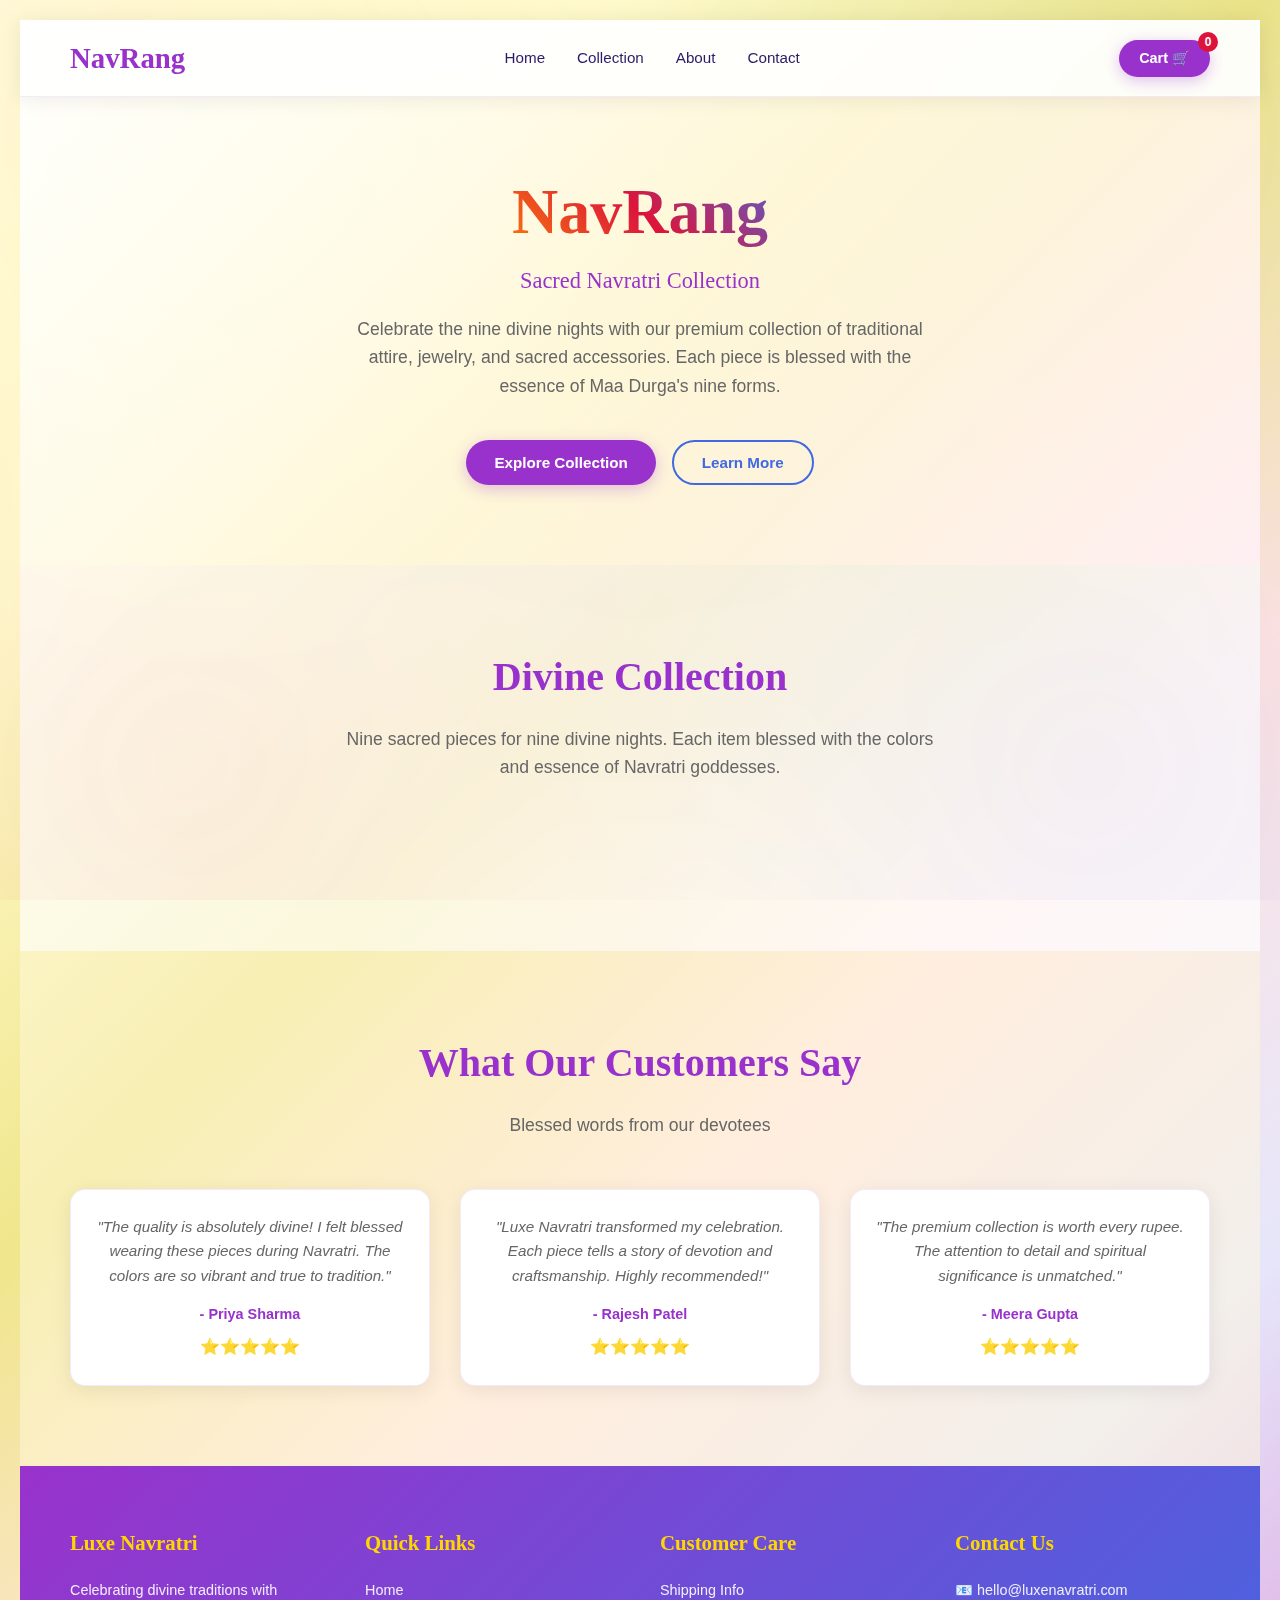
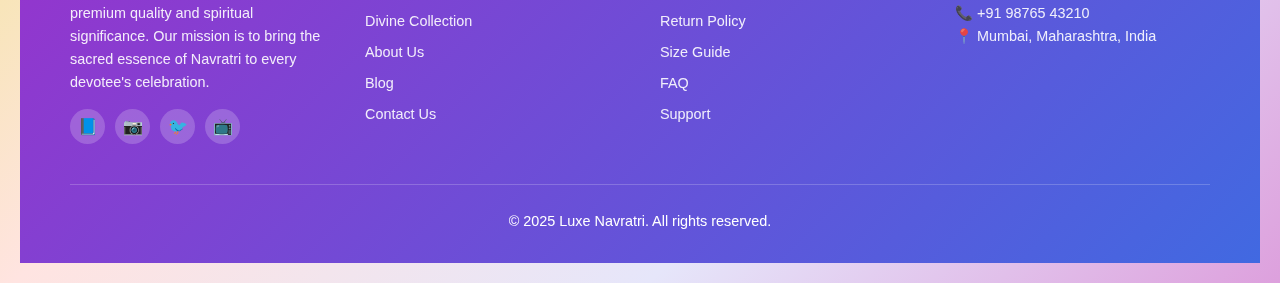
<file: dashboard.html>
<!DOCTYPE html>
<html lang="en">
<head>
    <meta charset="UTF-8">
    <meta name="viewport" content="width=device-width, initial-scale=1.0">
    <title>LUXE NAVRATRI - Divine Premium Collection</title>
    <link rel="stylesheet" href="style.css">
</head>
<body>

    <script src="script.js"></script>

    <!-- Divine Animated Background -->
    <div class="divine-bg"></div>

    <!-- Header -->
    <header>
        <div class="container">
            <nav>
                <a href="#home" class="logo">NavRang</a>
                <ul class="nav-links">
                    <li><a href="#home">Home</a></li>
                    <li><a href="#products">Collection</a></li>
                    <li><a href="#about">About</a></li>
                    <li><a href="#contact">Contact</a></li>
                </ul>
                <button class="cart-icon" onclick="toggleCart()">
                    Cart 🛒
                    <span class="cart-count">0</span>
                </button>
            </nav>
        </div>
    </header>

    <!-- Hero Section -->
    <section class="hero" id="home">
        <div class="container">
            <div class="hero-content">
                <h1>NavRang</h1>
                <h2 class="hero-subtitle">Sacred Navratri Collection</h2>
                <p>Celebrate the nine divine nights with our premium collection of traditional attire, jewelry, and sacred accessories. Each piece is blessed with the essence of Maa Durga's nine forms.</p>
                <div class="cta-group">
                    <button class="cta-primary" onclick="scrollToProducts()">Explore Collection</button>
                    <button class="cta-secondary">Learn More</button>
                </div>
            </div>
        </div>
    </section>

    <!-- Products Section -->
    <section class="products-section" id="products">
        <div class="container">
            <div class="section-header">
                <h2 class="section-title">Divine Collection</h2>
                <p class="section-description">Nine sacred pieces for nine divine nights. Each item blessed with the colors and essence of Navratri goddesses.</p>
            </div>
            
            <div class="products-grid" id="productsGrid">
                <!-- Products will be dynamically generated -->
            </div>
        </div>
    </section>

    <!-- Testimonials Section -->
    <section class="testimonials-section">
        <div class="container">
            <div class="section-header">
                <h2 class="section-title">What Our Customers Say</h2>
                <p class="section-description">Blessed words from our devotees</p>
            </div>
            
            <div class="testimonials-grid">
                <div class="testimonial-card">
                    <p class="testimonial-text">"The quality is absolutely divine! I felt blessed wearing these pieces during Navratri. The colors are so vibrant and true to tradition."</p>
                    <p class="testimonial-author">- Priya Sharma</p>
                    <div class="testimonial-rating">⭐⭐⭐⭐⭐</div>
                </div>
                
                <div class="testimonial-card">
                    <p class="testimonial-text">"Luxe Navratri transformed my celebration. Each piece tells a story of devotion and craftsmanship. Highly recommended!"</p>
                    <p class="testimonial-author">- Rajesh Patel</p>
                    <div class="testimonial-rating">⭐⭐⭐⭐⭐</div>
                </div>
                
                <div class="testimonial-card">
                    <p class="testimonial-text">"The premium collection is worth every rupee. The attention to detail and spiritual significance is unmatched."</p>
                    <p class="testimonial-author">- Meera Gupta</p>
                    <div class="testimonial-rating">⭐⭐⭐⭐⭐</div>
                </div>
            </div>
        </div>
    </section>

    <!-- Cart Modal -->
    <div class="cart-modal" id="cartModal">
        <div class="cart-content">
            <div class="cart-header">
                <h2 class="cart-title">Shopping Cart</h2>
                <button class="close-cart" onclick="toggleCart()">×</button>
            </div>
            <div class="cart-items" id="cartItems">
                <!-- Cart items will be dynamically generated -->
            </div>
            <div class="cart-total">
                <div class="total-amount" id="totalAmount">₹0</div>
                <button class="checkout-btn" onclick="checkout()">Proceed to Checkout</button>
            </div>
        </div>
    </div>

    <!-- Footer -->
    <footer>
        <div class="container">
            <div class="footer-content">
                <div class="footer-section">
                    <h3>Luxe Navratri</h3>
                    <p>Celebrating divine traditions with premium quality and spiritual significance. Our mission is to bring the sacred essence of Navratri to every devotee's celebration.</p>
                    <div class="social-links">
                        <a href="#" class="social-link">📘</a>
                        <a href="#" class="social-link">📷</a>
                        <a href="#" class="social-link">🐦</a>
                        <a href="#" class="social-link">📺</a>
                    </div>
                </div>
                
                <div class="footer-section">
                    <h3>Quick Links</h3>
                    <ul>
                        <li>Home</li>
                        <li>Divine Collection</li>
                        <li>About Us</li>
                        <li>Blog</li>
                        <li>Contact Us</li>
                    </ul>
                </div>
                
                <div class="footer-section">
                    <h3>Customer Care</h3>
                    <ul>
                        <li>Shipping Info</li>
                        <li>Return Policy</li>
                        <li>Size Guide</li>
                        <li>FAQ</li>
                        <li>Support</li>
                    </ul>
                </div>
                
                <div class="footer-section">
                    <h3>Contact Us</h3>
                    <p>📧 hello@luxenavratri.com</p>
                    <p>📞 +91 98765 43210</p>
                    <p>📍 Mumbai, Maharashtra, India</p>
                </div>
            </div>
            
            <div class="footer-bottom">
                <p>&copy; 2025 Luxe Navratri. All rights reserved.</p>
            </div>
        </div>
    </footer>




</body>
</html>
</file>
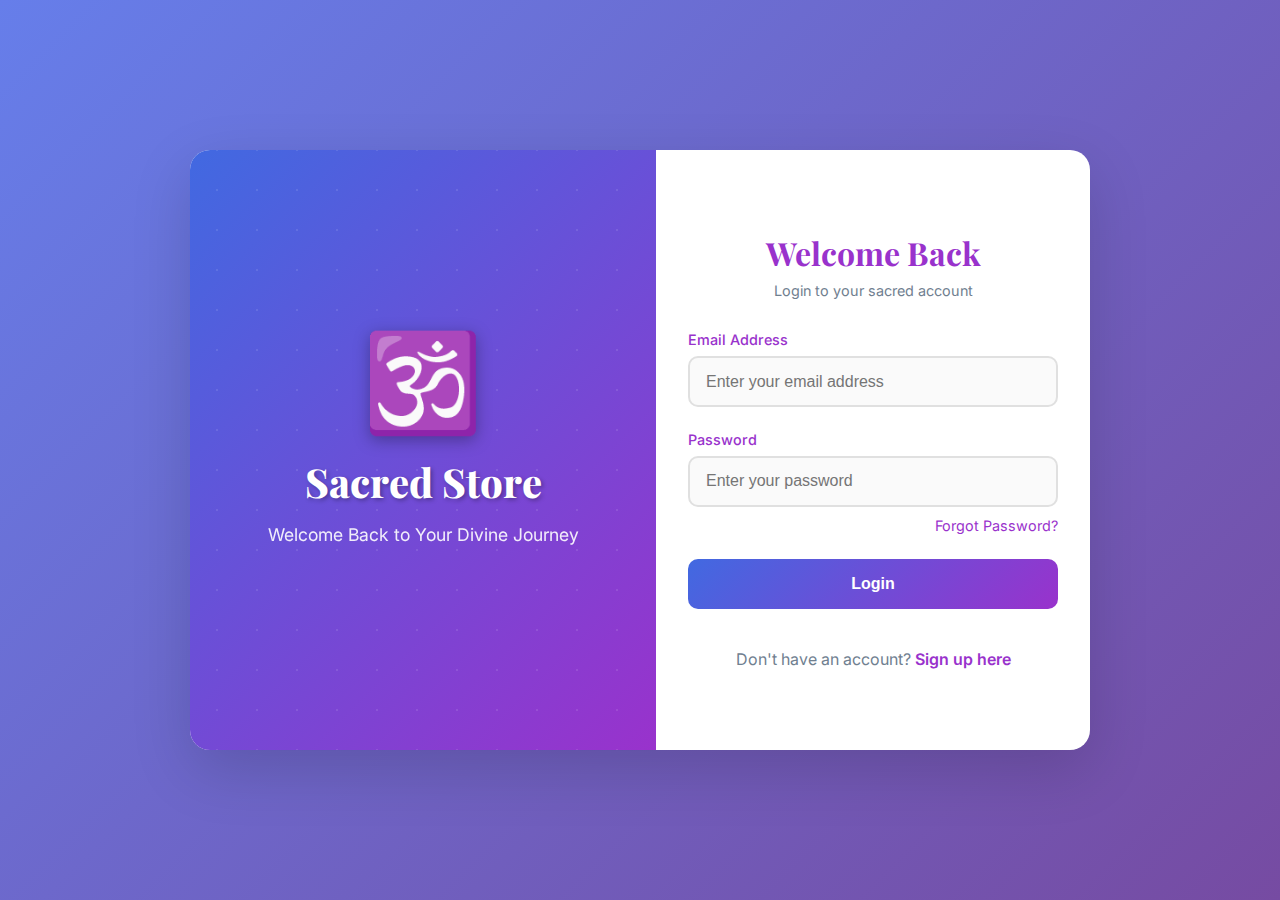
<file: login.html>
<!DOCTYPE html>
<html lang="en">
<head>
    <meta charset="UTF-8">
    <meta name="viewport" content="width=device-width, initial-scale=1.0">
    <title>NavRang | Login</title>
    <style>
        @import url('https://fonts.googleapis.com/css2?family=Inter:wght@300;400;500;600;700;800&family=Playfair+Display:wght@400;500;600;700;800;900&display=swap');

        :root {
            --day1-yellow: #FFD700;
            --day2-green: #228B22;
            --day3-grey: #708090;
            --day4-orange: #FF8C00;
            --day5-white: #FFFFFF;
            --day6-red: #DC143C;
            --day7-blue: #4169E1;
            --day8-pink: #FF69B4;
            --day9-purple: #9932CC;
        }

        * {
            margin: 0;
            padding: 0;
            box-sizing: border-box;
        }

        body {
            font-family: 'Inter', sans-serif;
            background: linear-gradient(135deg, #667eea 0%, #764ba2 100%);
            min-height: 100vh;
            display: flex;
            align-items: center;
            justify-content: center;
            color: #2D1B69;
        }

        .auth-container {
            background: white;
            border-radius: 20px;
            box-shadow: 0 20px 60px rgba(0, 0, 0, 0.15);
            overflow: hidden;
            width: 100%;
            max-width: 900px;
            min-height: 600px;
            display: flex;
            animation: slideIn 0.6s ease-out;
        }

        @keyframes slideIn {
            from {
                opacity: 0;
                transform: translateY(30px);
            }
            to {
                opacity: 1;
                transform: translateY(0);
            }
        }

        .auth-left {
            flex: 1;
            background: linear-gradient(135deg, var(--day7-blue), var(--day9-purple));
            padding: 3rem;
            display: flex;
            flex-direction: column;
            justify-content: center;
            align-items: center;
            text-align: center;
            color: white;
            position: relative;
            overflow: hidden;
        }

        .auth-left::before {
            content: '';
            position: absolute;
            top: -50%;
            left: -50%;
            width: 200%;
            height: 200%;
            background: radial-gradient(circle, rgba(255,255,255,0.1) 1px, transparent 1px);
            background-size: 40px 40px;
            animation: float 25s linear infinite;
        }

        @keyframes float {
            0% { transform: rotate(0deg); }
            100% { transform: rotate(360deg); }
        }

        .sacred-logo {
            font-family: 'Playfair Display', serif;
            font-size: 2.5rem;
            font-weight: 800;
            margin-bottom: 1rem;
            position: relative;
            z-index: 1;
            text-shadow: 2px 2px 4px rgba(0,0,0,0.3);
        }

        .sacred-tagline {
            font-size: 1.1rem;
            opacity: 0.9;
            margin-bottom: 2rem;
            position: relative;
            z-index: 1;
        }

        .auth-illustration {
            font-size: 6rem;
            margin-bottom: 1rem;
            position: relative;
            z-index: 1;
            filter: drop-shadow(0 4px 8px rgba(0,0,0,0.3));
        }

        .auth-right {
            flex: 1;
            padding: 2rem;
            display: flex;
            flex-direction: column;
            justify-content: center;
        }

        .auth-form {
            width: 100%;
            max-width: 400px;
            margin: 0 auto;
        }

        .form-header {
            text-align: center;
            margin-bottom: 2rem;
        }

        .form-title {
            font-family: 'Playfair Display', serif;
            font-size: 2rem;
            font-weight: 700;
            color: var(--day9-purple);
            margin-bottom: 0.5rem;
        }

        .form-subtitle {
            color: var(--day3-grey);
            font-size: 0.9rem;
        }

        .form-group {
            margin-bottom: 1.5rem;
        }

        .form-label {
            display: block;
            margin-bottom: 0.5rem;
            font-weight: 500;
            color: var(--day9-purple);
            font-size: 0.9rem;
        }

        .form-input {
            width: 100%;
            padding: 0.9rem 1rem;
            border: 2px solid #e0e0e0;
            border-radius: 10px;
            font-size: 1rem;
            transition: all 0.3s ease;
            background: #fafafa;
        }

        .form-input:focus {
            outline: none;
            border-color: var(--day9-purple);
            background: white;
            box-shadow: 0 0 0 3px rgba(153, 50, 204, 0.1);
            transform: translateY(-1px);
        }

        .form-input.error {
            border-color: var(--day6-red);
            background: #fff5f5;
            animation: shake 0.5s;
        }

        @keyframes shake {
            0%, 100% { transform: translateX(0); }
            25% { transform: translateX(-5px); }
            75% { transform: translateX(5px); }
        }

        .error-message {
            color: var(--day6-red);
            font-size: 0.8rem;
            margin-top: 0.3rem;
            display: none;
        }

        .form-input.error + .error-message {
            display: block;
        }

        .forgot-password {
            text-align: right;
            margin-top: 0.5rem;
        }

        .forgot-password a {
            color: var(--day9-purple);
            text-decoration: none;
            font-size: 0.9rem;
            transition: color 0.3s ease;
        }

        .forgot-password a:hover {
            color: var(--day6-red);
        }

        .auth-button {
            width: 100%;
            padding: 1rem;
            background: linear-gradient(135deg, var(--day7-blue), var(--day9-purple));
            color: white;
            border: none;
            border-radius: 10px;
            font-size: 1rem;
            font-weight: 600;
            cursor: pointer;
            transition: all 0.3s ease;
            margin-bottom: 1rem;
            position: relative;
            overflow: hidden;
        }

        .auth-button:hover:not(:disabled) {
            background: linear-gradient(135deg, var(--day4-orange), var(--day6-red));
            transform: translateY(-2px);
            box-shadow: 0 10px 25px rgba(153, 50, 204, 0.3);
        }

        .auth-button:disabled {
            background: #ccc;
            cursor: not-allowed;
            transform: none;
            box-shadow: none;
        }

        .auth-toggle {
            text-align: center;
            margin-top: 1.5rem;
            color: var(--day3-grey);
        }

        .auth-toggle a {
            color: var(--day9-purple);
            text-decoration: none;
            font-weight: 600;
            transition: color 0.3s ease;
        }

        .auth-toggle a:hover {
            color: var(--day6-red);
        }

        .loading {
            display: none;
            text-align: center;
            color: var(--day9-purple);
            margin-top: 1rem;
        }

        .loading.active {
            display: block;
        }

        .spinner {
            width: 20px;
            height: 20px;
            border: 2px solid #e0e0e0;
            border-top: 2px solid var(--day9-purple);
            border-radius: 50%;
            animation: spin 1s linear infinite;
            display: inline-block;
            margin-right: 0.5rem;
        }

        @keyframes spin {
            0% { transform: rotate(0deg); }
            100% { transform: rotate(360deg); }
        }

        .success-message {
            background: linear-gradient(135deg, #d4edda, #c3e6cb);
            color: var(--day2-green);
            padding: 1rem;
            border-radius: 10px;
            margin-bottom: 1rem;
            font-size: 0.9rem;
            border: 1px solid var(--day2-green);
            display: none;
        }

        .success-message.active {
            display: block;
            animation: fadeIn 0.5s ease;
        }

        @keyframes fadeIn {
            from { opacity: 0; transform: translateY(10px); }
            to { opacity: 1; transform: translateY(0); }
        }

        .error-alert {
            background: linear-gradient(135deg, #f8d7da, #f5c6cb);
            color: var(--day6-red);
            padding: 1rem;
            border-radius: 10px;
            margin-bottom: 1rem;
            font-size: 0.9rem;
            border: 1px solid var(--day6-red);
            display: none;
        }

        .error-alert.active {
            display: block;
            animation: fadeIn 0.5s ease;
        }

        @media (max-width: 768px) {
            .auth-container {
                flex-direction: column;
                max-width: 400px;
                margin: 1rem;
            }

            .auth-left {
                padding: 2rem;
                min-height: 200px;
            }

            .sacred-logo {
                font-size: 2rem;
            }

            .auth-illustration {
                font-size: 4rem;
            }

            .auth-right {
                padding: 1.5rem;
            }
        }
    </style>
</head>
<body>
    <div class="auth-container">
        <div class="auth-left">
            <div class="auth-illustration">🕉️</div>
            <h1 class="sacred-logo">Sacred Store</h1>
            <p class="sacred-tagline">Welcome Back to Your Divine Journey</p>
        </div>

        <div class="auth-right">
            <div class="auth-form">
                <div class="form-header">
                    <h2 class="form-title">Welcome Back</h2>
                    <p class="form-subtitle">Login to your sacred account</p>
                </div>

                <div class="success-message" id="successMessage">
                    Login successful! Redirecting to dashboard...
                </div>

                <div class="error-alert" id="errorAlert">
                    Invalid credentials. Please try again.
                </div>

                <form id="loginForm">
                    <div class="form-group">
                        <label class="form-label" for="email">Email Address</label>
                        <input type="email" id="email" class="form-input" placeholder="Enter your email address" required>
                        <div class="error-message">Please enter a valid email address</div>
                    </div>

                    <div class="form-group">
                        <label class="form-label" for="password">Password</label>
                        <input type="password" id="password" class="form-input" placeholder="Enter your password" required>
                        <div class="error-message">Please enter your password</div>
                        <div class="forgot-password">
                            <a href="forgot-password.html">Forgot Password?</a>
                        </div>
                    </div>

                    <button type="submit" class="auth-button" id="loginBtn">Login</button>
                </form>

                <div class="loading" id="loading">
                    <div class="spinner"></div>
                    Authenticating...
                </div>

                <div class="auth-toggle">
                    Don't have an account? <a href="signup.html">Sign up here</a>
                </div>
            </div>
        </div>
    </div>

    <script>
        // Form validation
        function validateForm() {
            const email = document.getElementById('email').value.trim();
            const password = document.getElementById('password').value.trim();
            
            let isValid = true;
            
            // Reset previous errors
            document.querySelectorAll('.form-input').forEach(input => {
                input.classList.remove('error');
            });
            
            // Hide previous alerts
            document.getElementById('errorAlert').classList.remove('active');
            
            // Email validation
            const emailRegex = /^[^\s@]+@[^\s@]+\.[^\s@]+$/;
            if (!emailRegex.test(email)) {
                document.getElementById('email').classList.add('error');
                isValid = false;
            }
            
            // Password validation
            if (!password || password.length < 1) {
                document.getElementById('password').classList.add('error');
                isValid = false;
            }
            
            return isValid;
        }

        // Login user
        async function loginUser(email, password) {
            try {
                const response = await fetch('/api/login', {
                    method: 'POST',
                    headers: {
                        'Content-Type': 'application/json',
                    },
                    body: JSON.stringify({ email, password })
                });
                
                const data = await response.json();
                
                if (response.ok) {
                    return { success: true, user: data.user, token: data.token };
                } else {
                    return { success: false, message: data.message || 'Login failed' };
                }
            } catch (error) {
                console.error('Error during login:', error);
                return { success: false, message: 'Network error. Please try again.' };
            }
        }

        // Show loading state
        function showLoading(show) {
            document.getElementById('loading').classList.toggle('active', show);
            document.getElementById('loginBtn').disabled = show;
        }

        // Show error alert
        function showError(message) {
            document.getElementById('errorAlert').textContent = message;
            document.getElementById('errorAlert').classList.add('active');
            setTimeout(() => {
                document.getElementById('errorAlert').classList.remove('active');
            }, 5000);
        }

        // Login form submission
        document.getElementById('loginForm').addEventListener('submit', async function(e) {
            e.preventDefault();
            
            if (!validateForm()) {
                return;
            }
            
            showLoading(true);
            
            const email = document.getElementById('email').value.trim();
            const password = document.getElementById('password').value.trim();
            
            const result = await loginUser(email, password);
            showLoading(false);
            
            if (result.success) {
                // Login successful
                document.getElementById('successMessage').classList.add('active');
                document.getElementById('loginForm').style.display = 'none';
                
                // Store user session
                localStorage.setItem('userLoggedIn', 'true');
                localStorage.setItem('userEmail', email);
                if (result.user) {
                    localStorage.setItem('userName', result.user.name || '');
                    localStorage.setItem('userPhone', result.user.phone || '');
                }
                if (result.token) {
                    localStorage.setItem('authToken', result.token);
                }
                
                // Redirect to dashboard
                setTimeout(() => {
                    window.location.href = 'dashboard.html';
                }, 2000);
            } else {
                // Login failed
                showError(result.message);
            }
        });

        // Auto-fill form if user data exists (for demo purposes)
        document.addEventListener('DOMContentLoaded', function() {
            const savedEmail = localStorage.getItem('userEmail');
            if (savedEmail) {
                document.getElementById('email').value = savedEmail;
            }
        });
    </script>
</body>
</html>
</file>
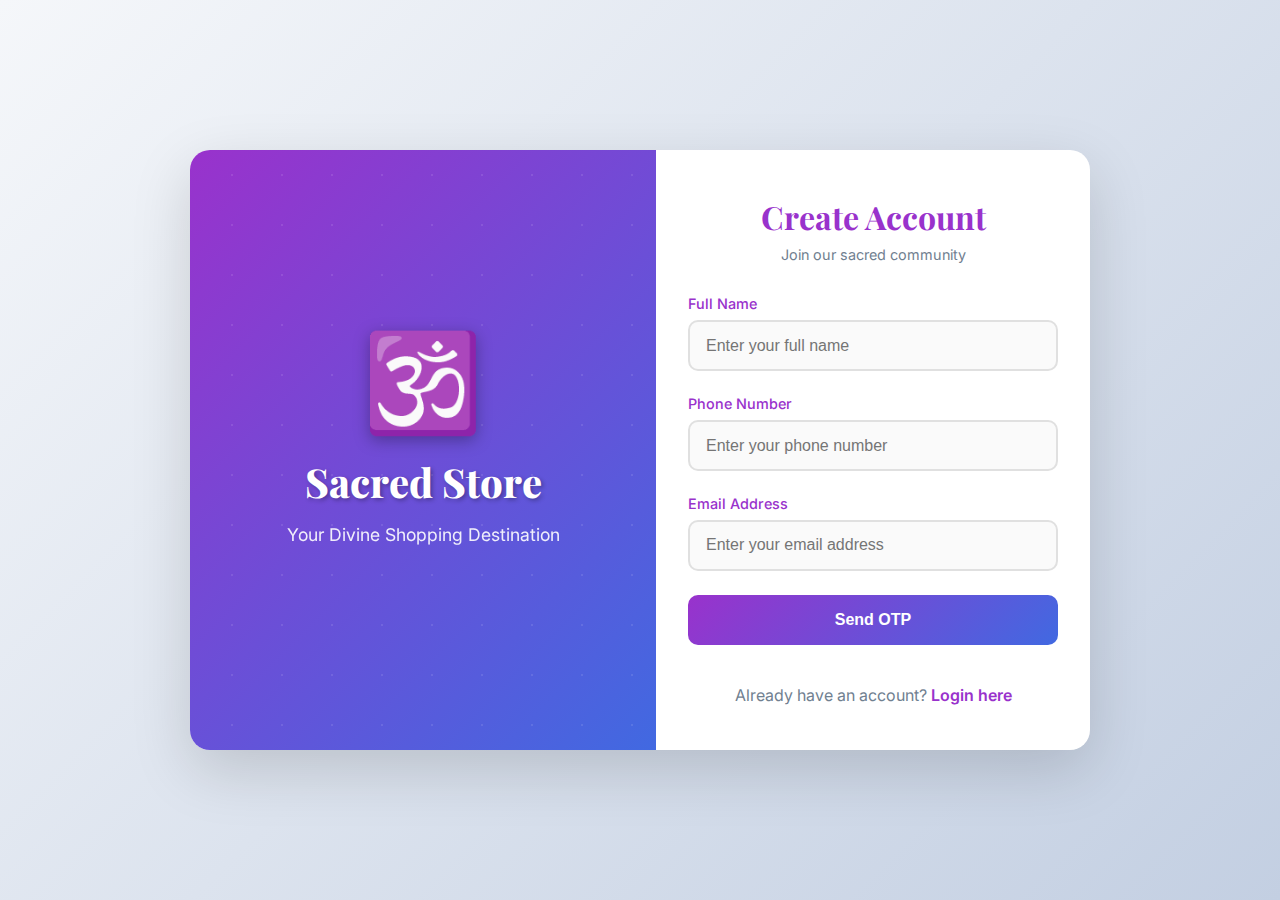
<file: signup.html>
<!DOCTYPE html>
<html lang="en">
<head>
    <meta charset="UTF-8">
    <meta name="viewport" content="width=device-width, initial-scale=1.0">
    <title>Sacred Store - Sign Up</title>
    <style>
        @import url('https://fonts.googleapis.com/css2?family=Inter:wght@300;400;500;600;700;800&family=Playfair+Display:wght@400;500;600;700;800;900&display=swap');

        :root {
            --day1-yellow: #FFD700;
            --day2-green: #228B22;
            --day3-grey: #708090;
            --day4-orange: #FF8C00;
            --day5-white: #FFFFFF;
            --day6-red: #DC143C;
            --day7-blue: #4169E1;
            --day8-pink: #FF69B4;
            --day9-purple: #9932CC;
        }

        * {
            margin: 0;
            padding: 0;
            box-sizing: border-box;
        }

        body {
            font-family: 'Inter', sans-serif;
            background: linear-gradient(135deg, #f5f7fa 0%, #c3cfe2 100%);
            min-height: 100vh;
            display: flex;
            align-items: center;
            justify-content: center;
            color: #2D1B69;
        }

        .auth-container {
            background: white;
            border-radius: 20px;
            box-shadow: 0 20px 60px rgba(0, 0, 0, 0.15);
            overflow: hidden;
            width: 100%;
            max-width: 900px;
            min-height: 600px;
            display: flex;
            animation: slideIn 0.6s ease-out;
        }

        @keyframes slideIn {
            from {
                opacity: 0;
                transform: translateY(30px);
            }
            to {
                opacity: 1;
                transform: translateY(0);
            }
        }

        .auth-left {
            flex: 1;
            background: linear-gradient(135deg, var(--day9-purple), var(--day7-blue));
            padding: 3rem;
            display: flex;
            flex-direction: column;
            justify-content: center;
            align-items: center;
            text-align: center;
            color: white;
            position: relative;
            overflow: hidden;
        }

        .auth-left::before {
            content: '';
            position: absolute;
            top: -50%;
            left: -50%;
            width: 200%;
            height: 200%;
            background: radial-gradient(circle, rgba(255,255,255,0.1) 1px, transparent 1px);
            background-size: 50px 50px;
            animation: float 20s linear infinite;
        }

        @keyframes float {
            0% { transform: rotate(0deg); }
            100% { transform: rotate(360deg); }
        }

        .sacred-logo {
            font-family: 'Playfair Display', serif;
            font-size: 2.5rem;
            font-weight: 800;
            margin-bottom: 1rem;
            position: relative;
            z-index: 1;
            text-shadow: 2px 2px 4px rgba(0,0,0,0.3);
        }

        .sacred-tagline {
            font-size: 1.1rem;
            opacity: 0.9;
            margin-bottom: 2rem;
            position: relative;
            z-index: 1;
        }

        .auth-illustration {
            font-size: 6rem;
            margin-bottom: 1rem;
            position: relative;
            z-index: 1;
            filter: drop-shadow(0 4px 8px rgba(0,0,0,0.3));
        }

        .auth-right {
            flex: 1;
            padding: 2rem;
            display: flex;
            flex-direction: column;
            justify-content: center;
        }

        .auth-form {
            width: 100%;
            max-width: 400px;
            margin: 0 auto;
        }

        .form-header {
            text-align: center;
            margin-bottom: 2rem;
        }

        .form-title {
            font-family: 'Playfair Display', serif;
            font-size: 2rem;
            font-weight: 700;
            color: var(--day9-purple);
            margin-bottom: 0.5rem;
        }

        .form-subtitle {
            color: var(--day3-grey);
            font-size: 0.9rem;
        }

        .form-group {
            margin-bottom: 1.5rem;
        }

        .form-label {
            display: block;
            margin-bottom: 0.5rem;
            font-weight: 500;
            color: var(--day9-purple);
            font-size: 0.9rem;
        }

        .form-input {
            width: 100%;
            padding: 0.9rem 1rem;
            border: 2px solid #e0e0e0;
            border-radius: 10px;
            font-size: 1rem;
            transition: all 0.3s ease;
            background: #fafafa;
        }

        .form-input:focus {
            outline: none;
            border-color: var(--day9-purple);
            background: white;
            box-shadow: 0 0 0 3px rgba(153, 50, 204, 0.1);
            transform: translateY(-1px);
        }

        .form-input.error {
            border-color: var(--day6-red);
            background: #fff5f5;
            animation: shake 0.5s;
        }

        @keyframes shake {
            0%, 100% { transform: translateX(0); }
            25% { transform: translateX(-5px); }
            75% { transform: translateX(5px); }
        }

        .error-message {
            color: var(--day6-red);
            font-size: 0.8rem;
            margin-top: 0.3rem;
            display: none;
        }

        .form-input.error + .error-message {
            display: block;
        }

        .otp-container {
            display: none;
            text-align: center;
            margin-bottom: 1.5rem;
        }

        .otp-container.active {
            display: block;
            animation: fadeIn 0.5s ease;
        }

        @keyframes fadeIn {
            from { opacity: 0; transform: translateY(10px); }
            to { opacity: 1; transform: translateY(0); }
        }

        .otp-message {
            background: linear-gradient(135deg, #e8f5e8, #d4edda);
            color: var(--day2-green);
            padding: 1rem;
            border-radius: 10px;
            margin-bottom: 1rem;
            font-size: 0.9rem;
            border: 1px solid var(--day2-green);
        }

        .otp-inputs {
            display: flex;
            gap: 0.5rem;
            justify-content: center;
            margin-bottom: 1rem;
        }

        .otp-input {
            width: 50px;
            height: 50px;
            text-align: center;
            border: 2px solid #e0e0e0;
            border-radius: 10px;
            font-size: 1.2rem;
            font-weight: 600;
            transition: all 0.3s ease;
            background: #fafafa;
        }

        .otp-input:focus {
            outline: none;
            border-color: var(--day9-purple);
            box-shadow: 0 0 0 3px rgba(153, 50, 204, 0.1);
            transform: scale(1.05);
            background: white;
        }

        .resend-otp {
            color: var(--day9-purple);
            text-decoration: none;
            font-size: 0.9rem;
            cursor: pointer;
            transition: all 0.3s ease;
            display: inline-block;
            padding: 0.5rem 1rem;
            border-radius: 20px;
        }

        .resend-otp:hover {
            color: var(--day6-red);
            background: rgba(153, 50, 204, 0.1);
        }

        .auth-button {
            width: 100%;
            padding: 1rem;
            background: linear-gradient(135deg, var(--day9-purple), var(--day7-blue));
            color: white;
            border: none;
            border-radius: 10px;
            font-size: 1rem;
            font-weight: 600;
            cursor: pointer;
            transition: all 0.3s ease;
            margin-bottom: 1rem;
            position: relative;
            overflow: hidden;
        }

        .auth-button:hover:not(:disabled) {
            background: linear-gradient(135deg, var(--day6-red), var(--day4-orange));
            transform: translateY(-2px);
            box-shadow: 0 10px 25px rgba(153, 50, 204, 0.3);
        }

        .auth-button:disabled {
            background: #ccc;
            cursor: not-allowed;
            transform: none;
            box-shadow: none;
        }

        .auth-toggle {
            text-align: center;
            margin-top: 1.5rem;
            color: var(--day3-grey);
        }

        .auth-toggle a {
            color: var(--day9-purple);
            text-decoration: none;
            font-weight: 600;
            transition: color 0.3s ease;
        }

        .auth-toggle a:hover {
            color: var(--day6-red);
        }

        .loading {
            display: none;
            text-align: center;
            color: var(--day9-purple);
            margin-top: 1rem;
        }

        .loading.active {
            display: block;
        }

        .spinner {
            width: 20px;
            height: 20px;
            border: 2px solid #e0e0e0;
            border-top: 2px solid var(--day9-purple);
            border-radius: 50%;
            animation: spin 1s linear infinite;
            display: inline-block;
            margin-right: 0.5rem;
        }

        @keyframes spin {
            0% { transform: rotate(0deg); }
            100% { transform: rotate(360deg); }
        }

        .success-message {
            background: linear-gradient(135deg, #d4edda, #c3e6cb);
            color: var(--day2-green);
            padding: 1rem;
            border-radius: 10px;
            margin-bottom: 1rem;
            font-size: 0.9rem;
            border: 1px solid var(--day2-green);
            display: none;
        }

        .success-message.active {
            display: block;
            animation: fadeIn 0.5s ease;
        }

        @media (max-width: 768px) {
            .auth-container {
                flex-direction: column;
                max-width: 400px;
                margin: 1rem;
            }

            .auth-left {
                padding: 2rem;
                min-height: 200px;
            }

            .sacred-logo {
                font-size: 2rem;
            }

            .auth-illustration {
                font-size: 4rem;
            }

            .auth-right {
                padding: 1.5rem;
            }
        }
    </style>
</head>
<body>
    <div class="auth-container">
        <div class="auth-left">
            <div class="auth-illustration">🕉️</div>
            <h1 class="sacred-logo">Sacred Store</h1>
            <p class="sacred-tagline">Your Divine Shopping Destination</p>
        </div>

        <div class="auth-right">
            <div class="auth-form">
                <div class="form-header">
                    <h2 class="form-title">Create Account</h2>
                    <p class="form-subtitle">Join our sacred community</p>
                </div>

                <div class="success-message" id="successMessage">
                    Account created successfully! Redirecting to dashboard...
                </div>

                <form id="signupForm">
                    <div class="form-group">
                        <label class="form-label" for="name">Full Name</label>
                        <input type="text" id="name" class="form-input" placeholder="Enter your full name" required>
                        <div class="error-message">Please enter your full name</div>
                    </div>

                    <div class="form-group">
                        <label class="form-label" for="phone">Phone Number</label>
                        <input type="tel" id="phone" class="form-input" placeholder="Enter your phone number" required>
                        <div class="error-message">Please enter a valid phone number</div>
                    </div>

                    <div class="form-group">
                        <label class="form-label" for="email">Email Address</label>
                        <input type="email" id="email" class="form-input" placeholder="Enter your email address" required>
                        <div class="error-message">Please enter a valid email address</div>
                    </div>

                    <div class="otp-container" id="otpContainer">
                        <div class="otp-message" id="otpMessage">
                            OTP sent to your phone number. Please enter the 6-digit code to continue.
                        </div>
                        <div class="otp-inputs">
                            <input type="text" class="otp-input" maxlength="1" pattern="[0-9]">
                            <input type="text" class="otp-input" maxlength="1" pattern="[0-9]">
                            <input type="text" class="otp-input" maxlength="1" pattern="[0-9]">
                            <input type="text" class="otp-input" maxlength="1" pattern="[0-9]">
                            <input type="text" class="otp-input" maxlength="1" pattern="[0-9]">
                            <input type="text" class="otp-input" maxlength="1" pattern="[0-9]">
                        </div>
                        <a href="#" class="resend-otp" onclick="resendOTP()">Resend OTP</a>
                    </div>

                    <button type="submit" class="auth-button" id="signupBtn">Send OTP</button>
                </form>

                <div class="loading" id="loading">
                    <div class="spinner"></div>
                    Processing your request...
                </div>

                <div class="auth-toggle">
                    Already have an account? <a href="index.html">Login here</a>
                </div>
            </div>
        </div>
    </div>

    <script>
        let currentStep = 'form'; // 'form', 'otp', or 'verified'
        let otpVerified = false;
        let userData = {};

        // Form validation
        function validateForm() {
            const name = document.getElementById('name').value.trim();
            const phone = document.getElementById('phone').value.trim();
            const email = document.getElementById('email').value.trim();
            
            let isValid = true;
            
            // Reset previous errors
            document.querySelectorAll('.form-input').forEach(input => {
                input.classList.remove('error');
            });
            
            // Name validation
            if (!name || name.length < 2) {
                document.getElementById('name').classList.add('error');
                isValid = false;
            }
            
            // Phone validation (Indian format)
            const phoneRegex = /^[6-9]\d{9}$/;
            if (!phoneRegex.test(phone)) {
                document.getElementById('phone').classList.add('error');
                isValid = false;
            }
            
            // Email validation
            const emailRegex = /^[^\s@]+@[^\s@]+\.[^\s@]+$/;
            if (!emailRegex.test(email)) {
                document.getElementById('email').classList.add('error');
                isValid = false;
            }
            
            return isValid;
        }

        // OTP Input handling
        function setupOTPInputs() {
            const otpInputs = document.querySelectorAll('.otp-input');
            
            otpInputs.forEach((input, index) => {
                input.addEventListener('input', function(e) {
                    // Only allow numbers
                    e.target.value = e.target.value.replace(/\D/g, '');
                    
                    if (e.target.value.length === 1) {
                        if (index < otpInputs.length - 1) {
                            otpInputs[index + 1].focus();
                        }
                    }
                    
                    // Check if OTP is complete
                    checkOTPComplete();
                });
                
                input.addEventListener('keydown', function(e) {
                    if (e.key === 'Backspace' && e.target.value === '') {
                        if (index > 0) {
                            otpInputs[index - 1].focus();
                        }
                    }
                });
            });
        }

        // Check if OTP is complete and trigger verification
        function checkOTPComplete() {
            const otp = getOTPValue();
            if (otp.length === 6) {
                verifyOTP(otp);
            }
        }

        // Get OTP value
        function getOTPValue() {
            const otpInputs = document.querySelectorAll('.otp-input');
            return Array.from(otpInputs).map(input => input.value).join('');
        }

        // Clear OTP inputs
        function clearOTPInputs() {
            document.querySelectorAll('.otp-input').forEach(input => {
                input.value = '';
            });
        }

        // Send OTP to backend
        async function sendOTPToBackend(phone, email) {
            try {
                const response = await fetch('/api/send-otp', {
                    method: 'POST',
                    headers: {
                        'Content-Type': 'application/json',
                    },
                    body: JSON.stringify({ phone, email })
                });
                
                const data = await response.json();
                
                if (response.ok) {
                    return { success: true, message: data.message };
                } else {
                    return { success: false, message: data.message || 'Failed to send OTP' };
                }
            } catch (error) {
                console.error('Error sending OTP:', error);
                return { success: false, message: 'Network error. Please try again.' };
            }
        }

        // Verify OTP with backend
        async function verifyOTP(otp) {
            try {
                showLoading(true);
                
                const response = await fetch('/api/verify-otp', {
                    method: 'POST',
                    headers: {
                        'Content-Type': 'application/json',
                    },
                    body: JSON.stringify({ 
                        phone: userData.phone, 
                        email: userData.email, 
                        otp: otp 
                    })
                });
                
                const data = await response.json();
                showLoading(false);
                
                if (response.ok && data.valid) {
                    // OTP verified successfully
                    otpVerified = true;
                    document.getElementById('signupBtn').textContent = 'Create Account';
                    document.getElementById('signupBtn').disabled = false;
                    document.getElementById('otpMessage').innerHTML = '✅ OTP verified! Click "Create Account" to complete registration.';
                    document.getElementById('otpMessage').style.background = 'linear-gradient(135deg, #d4edda, #c3e6cb)';
                    currentStep = 'verified';
                } else {
                    // Invalid OTP
                    document.getElementById('otpMessage').innerHTML = '❌ Invalid OTP. Please try again.';
                    document.getElementById('otpMessage').style.background = 'linear-gradient(135deg, #f8d7da, #f5c6cb)';
                    document.getElementById('otpMessage').style.color = 'var(--day6-red)';
                    clearOTPInputs();
                    document.querySelector('.otp-input').focus();
                }
            } catch (error) {
                console.error('Error verifying OTP:', error);
                showLoading(false);
                document.getElementById('otpMessage').innerHTML = '❌ Network error. Please try again.';
                document.getElementById('otpMessage').style.background = 'linear-gradient(135deg, #f8d7da, #f5c6cb)';
                document.getElementById('otpMessage').style.color = 'var(--day6-red)';
            }
        }

        // Create user account
        async function createUserAccount() {
            try {
                showLoading(true);
                
                const response = await fetch('/api/create-account', {
                    method: 'POST',
                    headers: {
                        'Content-Type': 'application/json',
                    },
                    body: JSON.stringify(userData)
                });
                
                const data = await response.json();
                showLoading(false);
                
                if (response.ok) {
                    // Account created successfully
                    document.getElementById('successMessage').classList.add('active');
                    document.getElementById('signupForm').style.display = 'none';
                    
                    // Store user session
                    sessionStorage.setItem('userLoggedIn', 'true');
                    sessionStorage.setItem('userName', userData.name);
                    sessionStorage.setItem('userEmail', userData.email);
                    
                    // Redirect to dashboard
                    setTimeout(() => {
                        window.location.href = 'dashboard.html';
                    }, 2000);
                } else {
                    alert(data.message || 'Failed to create account. Please try again.');
                }
            } catch (error) {
                console.error('Error creating account:', error);
                showLoading(false);
                alert('Network error. Please try again.');
            }
        }

        // Show loading state
        function showLoading(show) {
            document.getElementById('loading').classList.toggle('active', show);
            document.getElementById('signupBtn').disabled = show;
        }

        // Signup form submission
        document.getElementById('signupForm').addEventListener('submit', async function(e) {
            e.preventDefault();
            
            if (currentStep === 'form') {
                // Step 1: Validate form and send OTP
                if (!validateForm()) {
                    return;
                }
                
                showLoading(true);
                
                // Store user data
                userData = {
                    name: document.getElementById('name').value.trim(),
                    phone: document.getElementById('phone').value.trim(),
                    email: document.getElementById('email').value.trim()
                };
                
                // Send OTP to backend
                const result = await sendOTPToBackend(userData.phone, userData.email);
                showLoading(false);
                
                if (result.success) {
                    // Show OTP container
                    document.getElementById('otpContainer').classList.add('active');
                    document.getElementById('signupBtn').textContent = 'Verifying OTP...';
                    document.getElementById('signupBtn').disabled = true;
                    currentStep = 'otp';
                    
                    // Disable form inputs
                    document.querySelectorAll('.form-input').forEach(input => {
                        input.disabled = true;
                    });
                    
                    // Focus first OTP input
                    document.querySelector('.otp-input').focus();
                } else {
                    alert(result.message);
                }
                
            } else if (currentStep === 'verified') {
                // Step 2: Create account (OTP already verified)
                await createUserAccount();
            }
        });

        // Resend OTP
        async function resendOTP() {
            if (!userData.phone || !userData.email) {
                alert('Please fill the form first');
                return;
            }
            
            showLoading(true);
            const result = await sendOTPToBackend(userData.phone, userData.email);
            showLoading(false);
            
            if (result.success) {
                document.getElementById('otpMessage').innerHTML = 'New OTP sent to your phone number. Please enter the 6-digit code.';
                document.getElementById('otpMessage').style.background = 'linear-gradient(135deg, #e8f5e8, #d4edda)';
                document.getElementById('otpMessage').style.color = 'var(--day2-green)';
                clearOTPInputs();
                document.querySelector('.otp-input').focus();
                otpVerified = false;
                currentStep = 'otp';
                document.getElementById('signupBtn').textContent = 'Verifying OTP...';
                document.getElementById('signupBtn').disabled = true;
            } else {
                alert(result.message);
            }
        }

        // Initialize
        document.addEventListener('DOMContentLoaded', function() {
            setupOTPInputs();
        });
    </script>
</body>
</html>
</file>
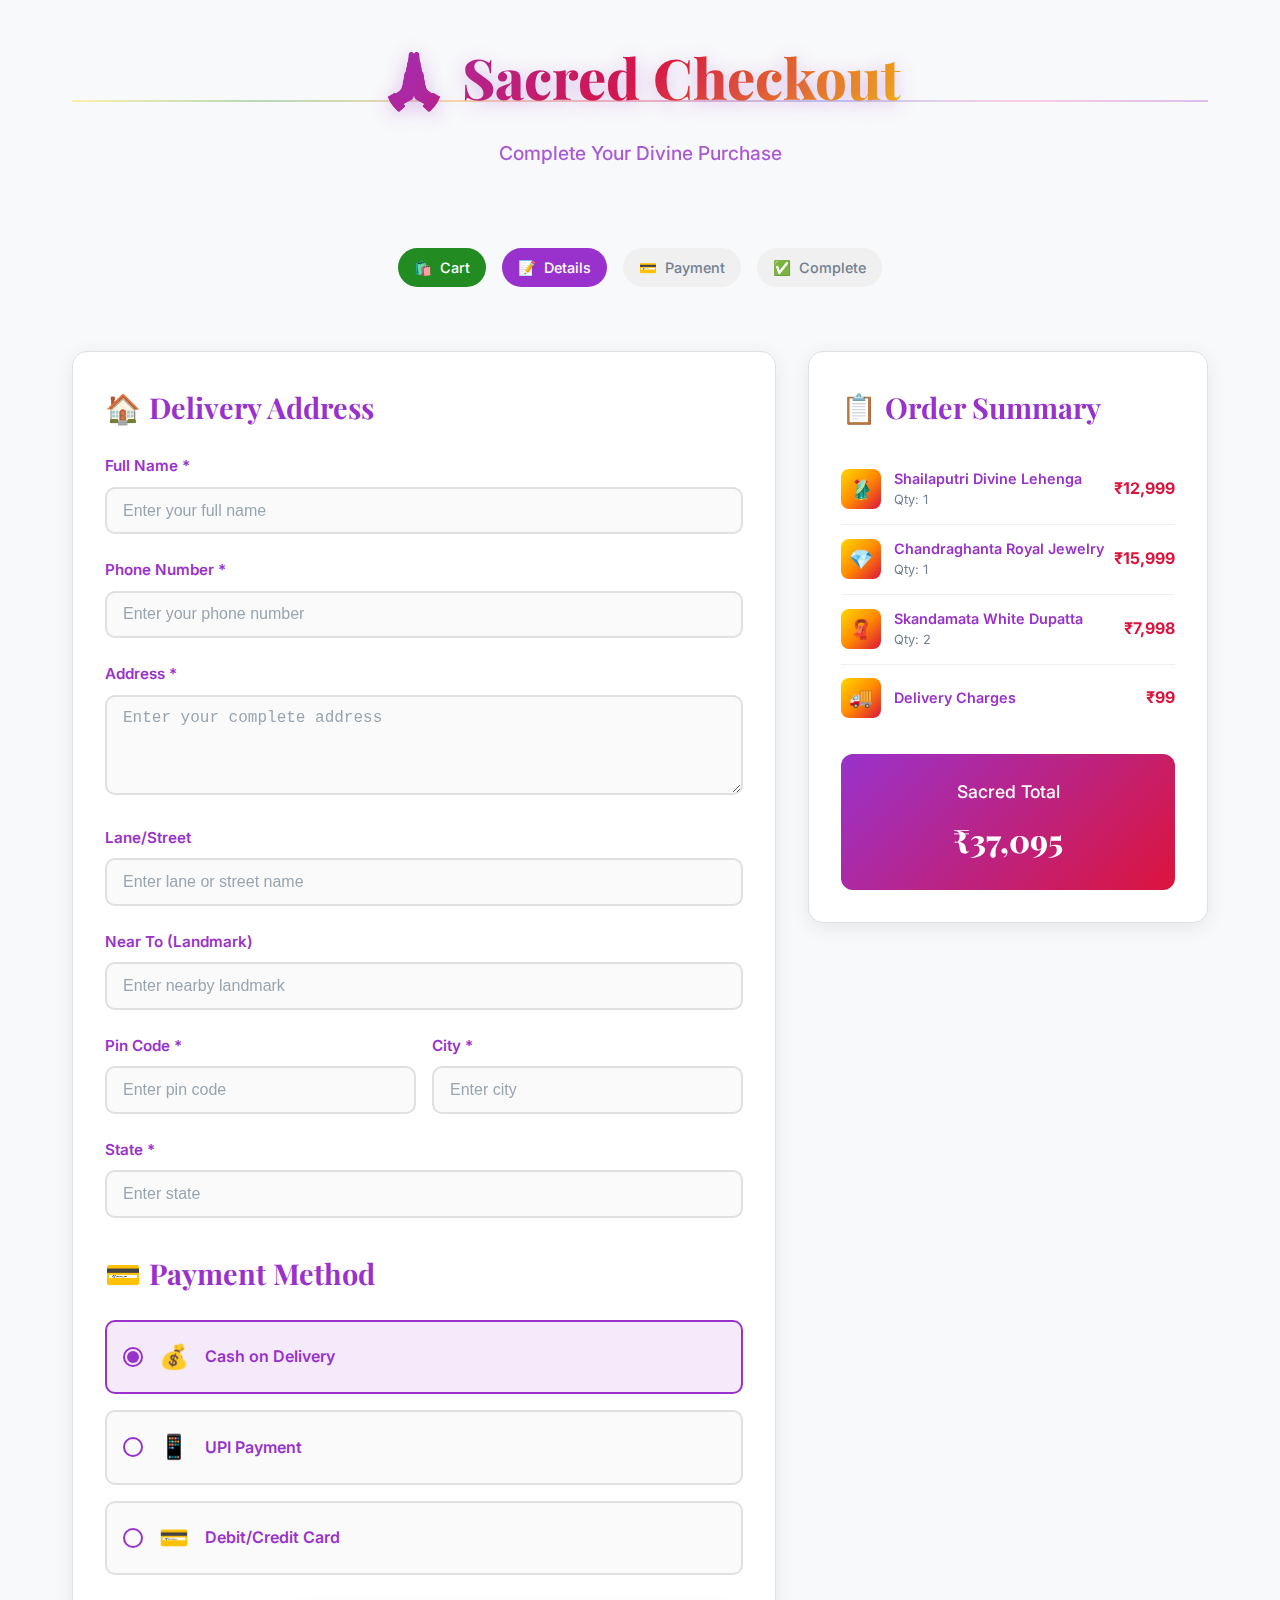
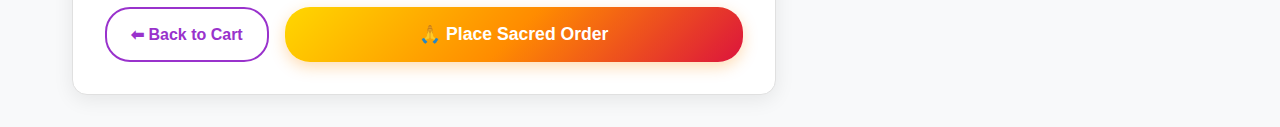
<file: userDetails.html>
<!DOCTYPE html>
<html lang="en">
<head>
    <meta charset="UTF-8">
    <meta name="viewport" content="width=device-width, initial-scale=1.0">
    <title>Sacred Checkout</title>
    <style>
        @import url('https://fonts.googleapis.com/css2?family=Inter:wght@300;400;500;600;700;800&family=Playfair+Display:wght@400;500;600;700;800;900&display=swap');

        :root {
            /* Navratri 9 Sacred Colors */
            --day1-yellow: #FFD700;      /* Shailaputri - Yellow */
            --day2-green: #228B22;       /* Brahmacharini - Green */
            --day3-grey: #708090;        /* Chandraghanta - Grey */
            --day4-orange: #FF8C00;      /* Kushmanda - Orange */
            --day5-white: #FFFFFF;       /* Skandamata - White */
            --day6-red: #DC143C;         /* Katyayani - Red */
            --day7-blue: #4169E1;        /* Kalaratri - Royal Blue */
            --day8-pink: #FF69B4;        /* Mahagauri - Pink */
            --day9-purple: #9932CC;      /* Siddhidatri - Purple */
            
            /* Divine Premium Gradients */
            --gradient-primary: linear-gradient(135deg, var(--day1-yellow), var(--day4-orange), var(--day6-red));
            --gradient-secondary: linear-gradient(135deg, var(--day7-blue), var(--day9-purple), var(--day8-pink));
            --gradient-divine: linear-gradient(45deg, var(--day1-yellow), var(--day2-green), var(--day4-orange), var(--day6-red), var(--day7-blue), var(--day8-pink), var(--day9-purple));
            --gradient-royal: linear-gradient(135deg, var(--day9-purple), var(--day6-red), var(--day1-yellow));
        }

        * {
            margin: 0;
            padding: 0;
            box-sizing: border-box;
        }

        body {
            font-family: 'Inter', -apple-system, BlinkMacSystemFont, sans-serif;
            line-height: 1.6;
            color: #2D1B69;
            background: #f8f9fa;
            min-height: 100vh;
            overflow-x: hidden;
        }

        /* Main Container */
        .checkout-container {
            max-width: 1200px;
            margin: 0 auto;
            padding: 2rem;
            display: grid;
            grid-template-columns: 1fr 400px;
            gap: 2rem;
        }

        /* Sacred Header */
        .sacred-header {
            text-align: center;
            margin-bottom: 3rem;
            position: relative;
            grid-column: 1 / -1;
        }

        .sacred-header::before {
            content: '';
            position: absolute;
            top: 50%;
            left: 0;
            right: 0;
            height: 2px;
            background: var(--gradient-divine);
            z-index: -1;
            opacity: 0.3;
        }

        .sacred-title {
            font-family: 'Playfair Display', serif;
            font-size: 3.5rem;
            font-weight: 800;
            background: var(--gradient-royal);
            -webkit-background-clip: text;
            -webkit-text-fill-color: transparent;
            background-clip: text;
            text-shadow: 0 4px 20px rgba(153, 50, 204, 0.3);
            margin-bottom: 1rem;
            display: inline-block;
            position: relative;
            padding: 0 2rem;
            background-color: var(--day5-white);
            border-radius: 50px;
            animation: title-glow 3s ease-in-out infinite alternate;
        }

        @keyframes title-glow {
            0% { text-shadow: 0 4px 20px rgba(153, 50, 204, 0.3); }
            100% { text-shadow: 0 4px 30px rgba(153, 50, 204, 0.6), 0 0 60px rgba(255, 215, 0, 0.2); }
        }

        .sacred-subtitle {
            font-size: 1.2rem;
            color: var(--day9-purple);
            font-weight: 500;
            opacity: 0.8;
        }

        /* Form Section */
        .form-section {
            background: white;
            border-radius: 15px;
            padding: 2rem;
            box-shadow: 0 5px 20px rgba(0, 0, 0, 0.08);
            border: 1px solid #e0e0e0;
            height: fit-content;
        }

        .section-title {
            font-family: 'Playfair Display', serif;
            font-size: 1.8rem;
            font-weight: 700;
            color: var(--day9-purple);
            margin-bottom: 1.5rem;
            display: flex;
            align-items: center;
            gap: 0.5rem;
        }

        .form-group {
            margin-bottom: 1.5rem;
        }

        .form-label {
            display: block;
            font-weight: 600;
            color: var(--day9-purple);
            margin-bottom: 0.5rem;
            font-size: 0.95rem;
        }

        .form-input {
            width: 100%;
            padding: 0.8rem 1rem;
            border: 2px solid #e0e0e0;
            border-radius: 10px;
            font-size: 1rem;
            transition: all 0.3s ease;
            background: #fafafa;
        }

        .form-input:focus {
            outline: none;
            border-color: var(--day9-purple);
            background: white;
            box-shadow: 0 0 0 3px rgba(153, 50, 204, 0.1);
        }

        .form-input::placeholder {
            color: var(--day3-grey);
            opacity: 0.7;
        }

        .form-row {
            display: grid;
            grid-template-columns: 1fr 1fr;
            gap: 1rem;
        }

        .textarea-input {
            min-height: 100px;
            resize: vertical;
        }

        /* Order Summary */
        .order-summary {
            background: white;
            border-radius: 15px;
            padding: 2rem;
            box-shadow: 0 5px 20px rgba(0, 0, 0, 0.08);
            border: 1px solid #e0e0e0;
            height: fit-content;
            position: sticky;
            top: 2rem;
        }

        .summary-item {
            display: flex;
            justify-content: space-between;
            align-items: center;
            padding: 0.8rem 0;
            border-bottom: 1px solid #f0f0f0;
        }

        .summary-item:last-child {
            border-bottom: none;
        }

        .item-info {
            display: flex;
            align-items: center;
            gap: 0.8rem;
        }

        .item-icon {
            width: 40px;
            height: 40px;
            background: var(--gradient-primary);
            border-radius: 8px;
            display: flex;
            align-items: center;
            justify-content: center;
            font-size: 1.2rem;
        }

        .item-name {
            font-weight: 600;
            color: var(--day9-purple);
            font-size: 0.9rem;
        }

        .item-quantity {
            font-size: 0.8rem;
            color: var(--day3-grey);
        }

        .item-price {
            font-weight: 700;
            color: var(--day6-red);
        }

        .total-section {
            background: linear-gradient(135deg, var(--day9-purple), var(--day6-red));
            color: white;
            padding: 1.5rem;
            border-radius: 12px;
            margin-top: 1.5rem;
            text-align: center;
        }

        .total-label {
            font-size: 1.1rem;
            font-weight: 500;
            margin-bottom: 0.5rem;
        }

        .total-amount {
            font-family: 'Playfair Display', serif;
            font-size: 2rem;
            font-weight: 800;
        }

        /* Payment Methods */
        .payment-methods {
            margin-top: 2rem;
        }

        .payment-option {
            display: flex;
            align-items: center;
            gap: 1rem;
            padding: 1rem;
            background: #fafafa;
            border: 2px solid #e0e0e0;
            border-radius: 10px;
            margin-bottom: 1rem;
            cursor: pointer;
            transition: all 0.3s ease;
        }

        .payment-option:hover {
            background: white;
            border-color: var(--day9-purple);
        }

        .payment-option.selected {
            background: rgba(153, 50, 204, 0.1);
            border-color: var(--day9-purple);
        }

        .payment-radio {
            appearance: none;
            width: 20px;
            height: 20px;
            border: 2px solid var(--day9-purple);
            border-radius: 50%;
            position: relative;
            cursor: pointer;
        }

        .payment-radio:checked::after {
            content: '';
            position: absolute;
            top: 2px;
            left: 2px;
            width: 12px;
            height: 12px;
            background: var(--day9-purple);
            border-radius: 50%;
        }

        .payment-icon {
            font-size: 1.5rem;
        }

        .payment-text {
            font-weight: 600;
            color: var(--day9-purple);
        }

        /* Action Buttons */
        .action-buttons {
            display: flex;
            gap: 1rem;
            margin-top: 2rem;
        }

        .place-order-btn {
            flex: 1;
            background: var(--gradient-primary);
            color: white;
            border: none;
            padding: 1rem 2rem;
            font-size: 1.1rem;
            font-weight: 700;
            border-radius: 25px;
            cursor: pointer;
            transition: all 0.3s ease;
            box-shadow: 0 5px 15px rgba(255, 140, 0, 0.3);
        }

        .place-order-btn:hover {
            transform: translateY(-2px);
            box-shadow: 0 8px 20px rgba(255, 140, 0, 0.4);
        }

        .back-btn {
            background: white;
            color: var(--day9-purple);
            border: 2px solid var(--day9-purple);
            padding: 1rem 1.5rem;
            font-size: 1rem;
            font-weight: 600;
            border-radius: 25px;
            cursor: pointer;
            transition: all 0.3s ease;
        }

        .back-btn:hover {
            background: var(--day9-purple);
            color: white;
            transform: translateY(-2px);
        }

        /* Progress Steps */
        .progress-steps {
            display: flex;
            justify-content: center;
            align-items: center;
            gap: 1rem;
            margin-bottom: 2rem;
            grid-column: 1 / -1;
        }

        .progress-step {
            display: flex;
            align-items: center;
            gap: 0.5rem;
            padding: 0.5rem 1rem;
            background: #f0f0f0;
            border-radius: 20px;
            font-size: 0.9rem;
            font-weight: 500;
            color: var(--day3-grey);
        }

        .progress-step.active {
            background: var(--day9-purple);
            color: white;
        }

        .progress-step.completed {
            background: var(--day2-green);
            color: white;
        }

        /* Empty cart styling */
        .empty-cart {
            text-align: center;
            padding: 2rem;
            color: var(--day3-grey);
            font-style: italic;
        }

        /* Responsive Design */
        @media (max-width: 768px) {
            .checkout-container {
                grid-template-columns: 1fr;
                padding: 1rem;
                gap: 1rem;
            }

            .sacred-title {
                font-size: 2.5rem;
            }

            .form-row {
                grid-template-columns: 1fr;
            }

            .action-buttons {
                flex-direction: column;
            }

            .order-summary {
                position: static;
                order: -1;
            }
        }
    </style>
</head>
<body>
    <div class="checkout-container">
        <div class="sacred-header">
            <h1 class="sacred-title">🙏 Sacred Checkout</h1>
            <p class="sacred-subtitle">Complete Your Divine Purchase</p>
        </div>

        <div class="progress-steps">
            <div class="progress-step completed">
                <span>🛍️</span>
                <span>Cart</span>
            </div>
            <div class="progress-step active">
                <span>📝</span>
                <span>Details</span>
            </div>
            <div class="progress-step">
                <span>💳</span>
                <span>Payment</span>
            </div>
            <div class="progress-step">
                <span>✅</span>
                <span>Complete</span>
            </div>
        </div>

        <div class="form-section">
            <h2 class="section-title">
                <span>🏠</span>
                Delivery Address
            </h2>
            
            <form id="checkoutForm">
                <div class="form-group">
                    <label class="form-label" for="fullName">Full Name *</label>
                    <input type="text" id="fullName" name="fullName" class="form-input" placeholder="Enter your full name" required>
                </div>

                <div class="form-group">
                    <label class="form-label" for="phoneNumber">Phone Number *</label>
                    <input type="tel" id="phoneNumber" name="phoneNumber" class="form-input" placeholder="Enter your phone number" required>
                </div>

                <div class="form-group">
                    <label class="form-label" for="address">Address *</label>
                    <textarea id="address" name="address" class="form-input textarea-input" placeholder="Enter your complete address" required></textarea>
                </div>

                <div class="form-group">
                    <label class="form-label" for="lane">Lane/Street</label>
                    <input type="text" id="lane" name="lane" class="form-input" placeholder="Enter lane or street name">
                </div>

                <div class="form-group">
                    <label class="form-label" for="nearTo">Near To (Landmark)</label>
                    <input type="text" id="nearTo" name="nearTo" class="form-input" placeholder="Enter nearby landmark">
                </div>

                <div class="form-row">
                    <div class="form-group">
                        <label class="form-label" for="pinCode">Pin Code *</label>
                        <input type="text" id="pinCode" name="pinCode" class="form-input" placeholder="Enter pin code" required>
                    </div>

                    <div class="form-group">
                        <label class="form-label" for="city">City *</label>
                        <input type="text" id="city" name="city" class="form-input" placeholder="Enter city" required>
                    </div>
                </div>

                <div class="form-group">
                    <label class="form-label" for="state">State *</label>
                    <input type="text" id="state" name="state" class="form-input" placeholder="Enter state" required>
                </div>

                <div class="payment-methods">
                    <h3 class="section-title">
                        <span>💳</span>
                        Payment Method
                    </h3>

                    <div class="payment-option selected" onclick="selectPayment('cod')">
                        <input type="radio" name="payment" value="cod" class="payment-radio" checked>
                        <span class="payment-icon">💰</span>
                        <span class="payment-text">Cash on Delivery</span>
                    </div>

                    <div class="payment-option" onclick="selectPayment('upi')">
                        <input type="radio" name="payment" value="upi" class="payment-radio">
                        <span class="payment-icon">📱</span>
                        <span class="payment-text">UPI Payment</span>
                    </div>

                    <div class="payment-option" onclick="selectPayment('card')">
                        <input type="radio" name="payment" value="card" class="payment-radio">
                        <span class="payment-icon">💳</span>
                        <span class="payment-text">Debit/Credit Card</span>
                    </div>
                </div>

                <div class="action-buttons">
                    <button type="button" class="back-btn" onclick="goBack()">⬅ Back to Cart</button>
                    <button type="submit" class="place-order-btn">🙏 Place Sacred Order</button>
                </div>
            </form>
        </div>

        <div class="order-summary">
            <h2 class="section-title">
                <span>📋</span>
                Order Summary
            </h2>

            <div id="orderItems">
                <!-- Dynamic cart items will be populated here -->
            </div>

            <div class="total-section">
                <div class="total-label">Sacred Total</div>
                <div class="total-amount" id="totalAmount">₹0</div>
            </div>
        </div>
    </div>

    <script>
        // Product Data (from your original code)
        const products = [
            {
                id: 1,
                name: "Shailaputri Divine Lehenga",
                category: "Traditional Wear",
                price: 12999,
                originalPrice: 18999,
                image: "🥻",
                description: "Blessed yellow lehenga for Day 1 of Navratri",
                features: ["Pure silk fabric", "Hand embroidered", "Traditional design", "Premium quality"]
            },
            {
                id: 2,
                name: "Brahmacharini Sacred Saree",
                category: "Sarees",
                price: 8999,
                originalPrice: 12999,
                image: "🥻",
                description: "Divine green saree for Day 2 celebration",
                features: ["Handwoven silk", "Gold border", "Blessed design", "Comfortable drape"]
            },
            {
                id: 3,
                name: "Chandraghanta Royal Jewelry",
                category: "Jewelry",
                price: 15999,
                originalPrice: 22999,
                image: "💎",
                description: "Elegant grey-toned jewelry set",
                features: ["Sterling silver", "Precious stones", "Antique finish", "Complete set"]
            },
            {
                id: 4,
                name: "Kushmanda Orange Kurta Set",
                category: "Ethnic Wear",
                price: 6999,
                originalPrice: 9999,
                image: "🧥",
                description: "Vibrant orange kurta for Day 4",
                features: ["Cotton silk blend", "Intricate patterns", "Comfortable fit", "Premium buttons"]
            },
            {
                id: 5,
                name: "Skandamata White Dupatta",
                category: "Accessories",
                price: 3999,
                originalPrice: 5999,
                image: "🧣",
                description: "Pure white dupatta for Day 5",
                features: ["Pure chiffon", "Golden work", "Lightweight", "Sacred purity"]
            },
            {
                id: 6,
                name: "Katyayani Red Anarkali",
                category: "Designer Wear",
                price: 16999,
                originalPrice: 24999,
                image: "👚",
                description: "Stunning red Anarkali for Day 6",
                features: ["Floor length", "Mirror work", "Premium fabric", "Royal design"]
            }
        ];

        // Initialize with some demo cart items or get from localStorage
        let cart = JSON.parse(localStorage.getItem('cart')) || [
            {id: 1, name: "Shailaputri Divine Lehenga", price: 12999, image: "🥻", quantity: 1},
            {id: 3, name: "Chandraghanta Royal Jewelry", price: 15999, image: "💎", quantity: 1},
            {id: 5, name: "Skandamata White Dupatta", price: 3999, image: "🧣", quantity: 2}
        ];

        // Delivery charges
        const deliveryCharges = 99;

        function renderOrderSummary() {
            const orderItems = document.getElementById('orderItems');
            const totalAmount = document.getElementById('totalAmount');

            if (cart.length === 0) {
                orderItems.innerHTML = '<div class="empty-cart">Your sacred cart is empty</div>';
                totalAmount.textContent = '₹0';
                return;
            }

            // Render cart items
            let itemsHTML = '';
            let subtotal = 0;

            cart.forEach(item => {
                const itemTotal = item.price * item.quantity;
                subtotal += itemTotal;

                itemsHTML += `
                    <div class="summary-item">
                        <div class="item-info">
                            <div class="item-icon">${item.image}</div>
                            <div>
                                <div class="item-name">${item.name}</div>
                                <div class="item-quantity">Qty: ${item.quantity}</div>
                            </div>
                        </div>
                        <div class="item-price">₹${itemTotal.toLocaleString()}</div>
                    </div>
                `;
            });

            // Add delivery charges
            if (subtotal > 0) {
                itemsHTML += `
                    <div class="summary-item">
                        <div class="item-info">
                            <div class="item-icon">🚚</div>
                            <div>
                                <div class="item-name">Delivery Charges</div>
                            </div>
                        </div>
                        <div class="item-price">₹${deliveryCharges}</div>
                    </div>
                `;
            }

            orderItems.innerHTML = itemsHTML;
            
            // Calculate and display total
            const total = subtotal + (subtotal > 0 ? deliveryCharges : 0);
            totalAmount.textContent = `₹${total.toLocaleString()}`;
        }

        function selectPayment(method) {
            // Remove selected class from all options
            document.querySelectorAll('.payment-option').forEach(option => {
                option.classList.remove('selected');
            });
            
            // Add selected class to clicked option
            event.currentTarget.classList.add('selected');
            
            // Update radio button
            document.querySelector(`input[value="${method}"]`).checked = true;
        }

        function goBack() {
            alert('Returning to cart... 🛍️');
            // In a real app, you'd navigate back to the cart page
            // window.history.back();
        }

        // Pre-fill form with user data if available
        function prefillUserData() {
            const userName = localStorage.getItem('userName');
            const userEmail = localStorage.getItem('userEmail');
            const userPhone = localStorage.getItem('userPhone');

            if (userName) {
                document.getElementById('fullName').value = userName;
            }
            if (userPhone) {
                document.getElementById('phoneNumber').value = userPhone;
            }
        }

        document.getElementById('checkoutForm').addEventListener('submit', function(e) {
            e.preventDefault();
            
            // Check if user is logged in
            const userLoggedIn = localStorage.getItem('userLoggedIn');
            if (userLoggedIn !== 'true') {
                alert('Please login to place an order');
                return;
            }

            // Check if cart is empty
            if (cart.length === 0) {
                alert('Your cart is empty! Please add items to proceed.');
                return;
            }
            
            // Get form data
            const formData = new FormData(this);
            const orderData = {};
            
            for (let [key, value] of formData.entries()) {
                orderData[key] = value;
            }
            
            // Validate required fields
            const requiredFields = ['fullName', 'phoneNumber', 'address', 'pinCode', 'city', 'state'];
            const missingFields = requiredFields.filter(field => !orderData[field]);
            
            if (missingFields.length > 0) {
                alert(`Please fill in the following required fields: ${missingFields.join(', ')}`);
                return;
            }
            
            // Validate phone number
            const phoneRegex = /^[6-9]\d{9}$/;
            if (!phoneRegex.test(orderData.phoneNumber)) {
                alert('Please enter a valid 10-digit phone number');
                return;
            }
            
            // Validate pin code
            const pinRegex = /^\d{6}$/;
            if (!pinRegex.test(orderData.pinCode)) {
                alert('Please enter a valid 6-digit pin code');
                return;
            }
            
            // Calculate total
            const subtotal = cart.reduce((sum, item) => sum + (item.price * item.quantity), 0);
            const total = subtotal + deliveryCharges;
            
            // Prepare order data
            const finalOrderData = {
                ...orderData,
                cart: cart,
                subtotal: subtotal,
                deliveryCharges: deliveryCharges,
                total: total,
                orderDate: new Date().toISOString(),
                userName: localStorage.getItem('userName'),
                userEmail: localStorage.getItem('userEmail')
            };
            
            // Show success message
            alert(`🙏 Sacred order placed successfully!\n\nOrder Total: ₹${total.toLocaleString()}\nItems: ${cart.length}\n\nYou will receive a confirmation shortly.`);
            
            console.log('Order Data:', finalOrderData);
            
            // Clear cart after successful order
            cart = [];
            localStorage.setItem('cart', JSON.stringify(cart));
            
            // In a real app, you'd send this to your server and redirect to success page
            // window.location.href = 'order-success.html';
        });

        // Auto-format phone number
        document.getElementById('phoneNumber').addEventListener('input', function(e) {
            let value = e.target.value.replace(/\D/g, '');
            if (value.length > 10) {
                value = value.slice(0, 10);
            }
            e.target.value = value;
        });

        // Auto-format pin code
        document.getElementById('pinCode').addEventListener('input', function(e) {
            let value = e.target.value.replace(/\D/g, '');
            if (value.length > 6) {
                value = value.slice(0, 6);
            }
            e.target.value = value;
        });

        // Initialize page
        document.addEventListener('DOMContentLoaded', function() {
            renderOrderSummary();
            prefillUserData();
        });

        // Update cart in localStorage whenever it changes
        function updateCartInStorage() {
            localStorage.setItem('cart', JSON.stringify(cart));
        }

        // Function to add demo items to cart for testing
        function addDemoItems() {
            cart = [
                {id: 1, name: "Shailaputri Divine Lehenga", price: 12999, image: "🥻", quantity: 1},
                {id: 3, name: "Chandraghanta Royal Jewelry", price: 15999, image: "💎", quantity: 1},
                {id: 5, name: "Skandamata White Dupatta", price: 3999, image: "🧣", quantity: 2}
            ];
            updateCartInStorage();
            renderOrderSummary();
        }

        // Add demo items if cart is empty (for testing purposes)
        if (cart.length === 0) {
            addDemoItems();
        }
    </script>
</body>
</html>
</file>
<file: style.css>
body {
  font-family: sans-serif;
  padding: 20px;
  background: #fff9f0;
}

 @import url('https://fonts.googleapis.com/css2?family=Inter:wght@300;400;500;600;700;800&family=Playfair+Display:wght@400;500;600;700;800;900&display=swap');

        :root {
            /* Navratri 9 Sacred Colors */
            --day1-yellow: #FFD700;      /* Shailaputri - Yellow */
            --day2-green: #228B22;       /* Brahmacharini - Green */
            --day3-grey: #708090;        /* Chandraghanta - Grey */
            --day4-orange: #FF8C00;      /* Kushmanda - Orange */
            --day5-white: #FFFFFF;       /* Skandamata - White */
            --day6-red: #DC143C;         /* Katyayani - Red */
            --day7-blue: #4169E1;        /* Kalaratri - Royal Blue */
            --day8-pink: #FF69B4;        /* Mahagauri - Pink */
            --day9-purple: #9932CC;      /* Siddhidatri - Purple */
            
            /* Divine Premium Gradients */
            --gradient-primary: linear-gradient(135deg, var(--day1-yellow), var(--day4-orange), var(--day6-red));
            --gradient-secondary: linear-gradient(135deg, var(--day7-blue), var(--day9-purple), var(--day8-pink));
            --gradient-divine: linear-gradient(45deg, var(--day1-yellow), var(--day2-green), var(--day4-orange), var(--day6-red), var(--day7-blue), var(--day8-pink), var(--day9-purple));
            --gradient-royal: linear-gradient(135deg, var(--day9-purple), var(--day6-red), var(--day1-yellow));
        }

        * {
            margin: 0;
            padding: 0;
            box-sizing: border-box;
        }

        body {
            font-family: 'Inter', -apple-system, BlinkMacSystemFont, sans-serif;
            line-height: 1.6;
            color: #2D1B69;
            background: linear-gradient(135deg, #FFF8DC 0%, #FFFACD 20%, #F0E68C 40%, #FFE4E1 60%, #E6E6FA 80%, #DDA0DD 100%);
            min-height: 100vh;
            overflow-x: hidden;
            position: relative;
        }

        /* Divine Animated Background */
        .divine-bg {
            position: fixed;
            top: 0;
            left: 0;
            width: 100%;
            height: 100%;
            pointer-events: none;
            z-index: 0;
            opacity: 0.05;
            background-image: 
                radial-gradient(circle at 15% 15%, var(--day1-yellow) 0%, transparent 40%),
                radial-gradient(circle at 85% 15%, var(--day2-green) 0%, transparent 40%),
                radial-gradient(circle at 15% 85%, var(--day6-red) 0%, transparent 40%),
                radial-gradient(circle at 85% 85%, var(--day7-blue) 0%, transparent 40%),
                radial-gradient(circle at 50% 50%, var(--day9-purple) 0%, transparent 60%);
            animation: divine-pulse 20s infinite ease-in-out;
        }

        @keyframes divine-pulse {
            0%, 100% { transform: scale(1) rotate(0deg); }
            50% { transform: scale(1.05) rotate(1deg); }
        }

        .container {
            max-width: 1200px;
            margin: 0 auto;
            padding: 0 30px;
            position: relative;
            z-index: 2;
        }

        /* Professional Header */
        header {
            background: rgba(255, 255, 255, 0.95);
            backdrop-filter: blur(15px);
            border-bottom: 1px solid rgba(153, 50, 204, 0.1);
            position: sticky;
            top: 0;
            z-index: 2000;
            transition: all 0.3s ease;
            box-shadow: 0 2px 20px rgba(0, 0, 0, 0.08);
        }

        nav {
            display: flex;
            justify-content: space-between;
            align-items: center;
            padding: 15px 0;
        }

        .logo {
            font-family: 'Playfair Display', serif;
            font-size: 1.8rem;
            font-weight: 700;
            color: var(--day9-purple);
            text-decoration: none;
        }

        .nav-links {
            display: flex;
            list-style: none;
            gap: 2rem;
        }

        .nav-links a {
            text-decoration: none;
            color: #2D1B69;
            font-weight: 500;
            font-size: 0.95rem;
            transition: all 0.3s ease;
            position: relative;
            padding: 8px 0;
        }

        .nav-links a:hover {
            color: var(--day6-red);
        }

        .nav-links a::after {
            content: '';
            position: absolute;
            width: 0;
            height: 2px;
            bottom: 0;
            left: 50%;
            background: var(--day6-red);
            transition: all 0.3s ease;
            transform: translateX(-50%);
        }

        .nav-links a:hover::after {
            width: 100%;
        }

        .cart-icon {
            position: relative;
            cursor: pointer;
            background: var(--day9-purple);
            color: white;
            padding: 10px 20px;
            border-radius: 25px;
            border: none;
            font-weight: 600;
            font-size: 0.9rem;
            transition: all 0.3s ease;
            box-shadow: 0 4px 15px rgba(153, 50, 204, 0.3);
        }

        .cart-icon:hover {
            transform: translateY(-2px);
            box-shadow: 0 6px 20px rgba(153, 50, 204, 0.4);
        }

        .cart-count {
            position: absolute;
            top: -8px;
            right: -8px;
            background: var(--day6-red);
            color: white;
            border-radius: 50%;
            width: 20px;
            height: 20px;
            display: flex;
            align-items: center;
            justify-content: center;
            font-size: 0.75rem;
            font-weight: 700;
        }

        /* Professional Hero Section */
        .hero {
            padding: 80px 0;
            text-align: center;
            position: relative;
            background: linear-gradient(135deg, 
                rgba(255, 255, 255, 0.9) 0%, 
                rgba(255, 248, 220, 0.9) 50%,
                rgba(255, 240, 245, 0.9) 100%);
        }

        .hero h1 {
            font-family: 'Playfair Display', serif;
            font-size: clamp(2.5rem, 6vw, 4rem);
            font-weight: 700;
            line-height: 1.1;
            margin-bottom: 1rem;
            background: var(--gradient-divine);
            -webkit-background-clip: text;
            -webkit-text-fill-color: transparent;
            background-clip: text;
        }

        .hero-subtitle {
            font-family: 'Playfair Display', serif;
            font-size: 1.4rem;
            color: var(--day9-purple);
            margin-bottom: 1rem;
            font-weight: 500;
        }

        .hero p {
            font-size: 1.1rem;
            color: #666;
            margin-bottom: 2.5rem;
            max-width: 600px;
            margin-left: auto;
            margin-right: auto;
            line-height: 1.6;
        }

        .cta-group {
            display: flex;
            gap: 1rem;
            justify-content: center;
            flex-wrap: wrap;
        }

        .cta-primary {
            background: var(--day9-purple);
            color: white;
            padding: 12px 28px;
            border: none;
            border-radius: 25px;
            font-size: 0.95rem;
            font-weight: 600;
            cursor: pointer;
            transition: all 0.3s ease;
            box-shadow: 0 4px 15px rgba(153, 50, 204, 0.3);
        }

        .cta-primary:hover {
            transform: translateY(-2px);
            box-shadow: 0 6px 20px rgba(153, 50, 204, 0.4);
        }

        .cta-secondary {
            background: transparent;
            color: var(--day7-blue);
            padding: 12px 28px;
            border: 2px solid var(--day7-blue);
            border-radius: 25px;
            font-size: 0.95rem;
            font-weight: 600;
            cursor: pointer;
            transition: all 0.3s ease;
        }

        .cta-secondary:hover {
            background: var(--day7-blue);
            color: white;
            transform: translateY(-2px);
        }

        /* Professional Products Section */
        .products-section {
            padding: 80px 0;
            background: rgba(255, 255, 255, 0.7);
        }

        .section-header {
            text-align: center;
            margin-bottom: 50px;
        }

        .section-title {
            font-family: 'Playfair Display', serif;
            font-size: 2.5rem;
            font-weight: 700;
            margin-bottom: 1rem;
            color: var(--day9-purple);
        }

        .section-description {
            font-size: 1.1rem;
            color: #666;
            max-width: 600px;
            margin: 0 auto;
        }

        .products-grid {
            display: grid;
            grid-template-columns: repeat(auto-fit, minmax(300px, 1fr));
            gap: 30px;
            margin-bottom: 40px;
        }

       .product-card {
    background: rgba(255, 255, 255, 0.95);
    backdrop-filter: blur(10px);
    border: 1px solid rgba(153, 50, 204, 0.1);
    border-radius: 15px;
    padding: 25px;
    transition: all 0.4s cubic-bezier(0.175, 0.885, 0.32, 1.275);
    box-shadow: 0 4px 20px rgba(0, 0, 0, 0.08);
    position: relative;
    overflow: hidden;
}

.product-card::before {
    content: '';
    position: absolute;
    top: 0;
    left: -100%;
    width: 100%;
    height: 100%;
    background: linear-gradient(90deg, transparent, rgba(255, 255, 255, 0.6), transparent);
    transition: all 0.6s ease;
    z-index: 1;
}

      .product-card:hover {
    transform: translateY(-8px) scale(1.02);
    box-shadow: 0 15px 40px rgba(153, 50, 204, 0.2);
    border-color: rgba(153, 50, 204, 0.3);
    background: rgba(255, 255, 255, 1);
}

.product-card:hover::before {
    left: 100%;
}

.product-card:hover .product-image {
    transform: scale(1.05);
    background: linear-gradient(135deg, var(--day1-yellow), white, rgba(255, 255, 255, 0.3));
    animation: divine-glow 2s infinite alternate;
}

.product-card:hover .product-name {
    color: var(--day6-red);
    transform: translateY(-2px);
}

.product-card:hover .add-to-cart {
    transform: translateY(-2px);
    box-shadow: 0 6px 20px rgba(153, 50, 204, 0.4);
    background: linear-gradient(135deg, var(--day9-purple), var(--day6-red));
}

@keyframes divine-glow {
    0% {
        box-shadow: 0 0 20px rgba(243, 212, 10, 0.3);
    }
    100% {
        box-shadow: 0 0 30px rgba(255, 215, 0, 0.6), 0 0 40px rgba(247, 140, 10, 0.3);
    }
}

.product-image, .product-name, .add-to-cart {
    transition: all 0.3s ease;
}

.product-card:hover .product-features li {
    animation: fadeInUp 0.6s ease forwards;
    opacity: 0;
    transform: translateY(10px);
}

.product-card:hover .product-features li:nth-child(1) {
    animation-delay: 0.1s;
}

.product-card:hover .product-features li:nth-child(2) {
    animation-delay: 0.2s;
}

.product-card:hover .product-features li:nth-child(3) {
    animation-delay: 0.3s;
}

@keyframes fadeInUp {
    to {
        opacity: 1;
        transform: translateY(0);
    }
}

        .product-image {
            width: 100%;
            height: 200px;
            background: linear-gradient(135deg, var(--day1-yellow), rgba(255, 255, 255, 0.3));
            border-radius: 10px;
            display: flex;
            align-items: center;
            justify-content: center;
            font-size: 3rem;
            margin-bottom: 20px;
            position: relative;
            overflow: hidden;
        }

        .product-badge {
            position: absolute;
            top: 10px;
            right: 10px;
            background: var(--day6-red);
            color: white;
            padding: 4px 12px;
            border-radius: 15px;
            font-size: 0.75rem;
            font-weight: 600;
        }

        .product-name {
            font-family: 'Playfair Display', serif;
            font-size: 1.3rem;
            font-weight: 600;
            margin-bottom: 6px;
            color: var(--day9-purple);
        }

        .product-category {
            font-size: 0.85rem;
            color: var(--day4-orange);
            font-weight: 600;
            margin-bottom: 10px;
            text-transform: uppercase;
            letter-spacing: 0.5px;
        }

        .product-price {
            font-size: 1.5rem;
            font-weight: 700;
            color: var(--day6-red);
            margin-bottom: 12px;
            display: flex;
            align-items: baseline;
            gap: 10px;
        }

        .product-price-original {
            font-size: 1rem;
            color: #999;
            text-decoration: line-through;
            font-weight: 500;
        }

        .product-description {
            color: #666;
            margin-bottom: 15px;
            font-size: 0.9rem;
            line-height: 1.5;
        }

        .product-features {
            list-style: none;
            margin-bottom: 20px;
        }

        .product-features li {
            color: #555;
            font-size: 0.85rem;
            margin-bottom: 4px;
            padding-left: 15px;
            position: relative;
        }

        .product-features li::before {
            content: '✓';
            position: absolute;
            left: 0;
            color: var(--day2-green);
            font-weight: bold;
        }

        .add-to-cart {
            width: 100%;
            background: var(--day9-purple);
            color: white;
            border: none;
            padding: 12px;
            border-radius: 25px;
            font-weight: 600;
            font-size: 0.9rem;
            cursor: pointer;
            transition: all 0.3s ease;
        }

        .add-to-cart:hover {
            background: var(--day6-red);
            transform: translateY(-2px);
        }

        /* Professional Cart Modal */
        .cart-modal {
            display: none;
            position: fixed;
            top: 0;
            left: 0;
            width: 100%;
            height: 100%;
            background: rgba(0, 0, 0, 0.5);
            backdrop-filter: blur(10px);
            z-index: 3000;
        }

        .cart-content {
            position: absolute;
            top: 50%;
            left: 50%;
            transform: translate(-50%, -50%);
            background: white;
            padding: 30px;
            border-radius: 15px;
            width: 90%;
            max-width: 600px;
            max-height: 90vh;
            overflow-y: auto;
            box-shadow: 0 20px 60px rgba(0, 0, 0, 0.3);
        }

        .cart-header {
            display: flex;
            justify-content: space-between;
            align-items: center;
            margin-bottom: 25px;
            padding-bottom: 15px;
            border-bottom: 2px solid #f0f0f0;
        }

        .cart-title {
            font-family: 'Playfair Display', serif;
            font-size: 1.8rem;
            font-weight: 700;
            color: var(--day9-purple);
        }

        .close-cart {
            background: #f0f0f0;
            border: none;
            padding: 8px 12px;
            border-radius: 50%;
            font-size: 1.2rem;
            cursor: pointer;
            transition: all 0.3s ease;
        }

        .close-cart:hover {
            background: #e0e0e0;
        }

        .cart-item {
            display: flex;
            align-items: center;
            padding: 15px 0;
            border-bottom: 1px solid #f0f0f0;
        }

        .cart-item-image {
            width: 50px;
            height: 50px;
            background: var(--gradient-primary);
            border-radius: 8px;
            display: flex;
            align-items: center;
            justify-content: center;
            font-size: 1.5rem;
            margin-right: 15px;
        }

        .cart-item-details {
            flex: 1;
        }

        .cart-item-name {
            font-weight: 600;
            font-size: 1rem;
            color: var(--day9-purple);
            margin-bottom: 4px;
        }

        .cart-item-price {
            font-weight: 600;
            color: var(--day6-red);
            font-size: 0.9rem;
        }

        .quantity-controls {
            display: flex;
            align-items: center;
            gap: 10px;
        }

        .quantity-btn {
            background: var(--day9-purple);
            color: white;
            border: none;
            width: 30px;
            height: 30px;
            border-radius: 50%;
            font-size: 0.9rem;
            cursor: pointer;
            transition: all 0.3s ease;
        }

        .quantity-btn:hover {
            background: var(--day6-red);
        }

        .quantity {
            font-weight: 600;
            font-size: 1rem;
            color: var(--day9-purple);
            min-width: 20px;
            text-align: center;
        }

        .cart-total {
            border-top: 2px solid #f0f0f0;
            padding-top: 20px;
            text-align: center;
            margin-top: 20px;
        }

        .total-amount {
            font-family: 'Playfair Display', serif;
            font-size: 2rem;
            font-weight: 700;
            color: var(--day6-red);
            margin-bottom: 20px;
        }

        .checkout-btn {
            width: 100%;
            background: var(--gradient-divine);
            color: white;
            border: none;
            padding: 15px;
            border-radius: 25px;
            font-weight: 600;
            font-size: 1rem;
            cursor: pointer;
            transition: all 0.3s ease;
        }

        .checkout-btn:hover {
            transform: translateY(-2px);
            box-shadow: 0 6px 20px rgba(0, 0, 0, 0.2);
        }

        /* Professional Testimonials */
        .testimonials-section {
            padding: 80px 0;
            background: rgba(255, 248, 220, 0.5);
        }

        .testimonials-grid {
            display: grid;
            grid-template-columns: repeat(auto-fit, minmax(300px, 1fr));
            gap: 30px;
        }

        .testimonial-card {
            background: white;
            padding: 25px;
            border-radius: 15px;
            text-align: center;
            box-shadow: 0 4px 20px rgba(0, 0, 0, 0.08);
            border: 1px solid rgba(153, 50, 204, 0.1);
        }

        .testimonial-text {
            font-size: 0.95rem;
            color: #666;
            font-style: italic;
            margin-bottom: 15px;
            line-height: 1.6;
        }

        .testimonial-author {
            font-weight: 600;
            color: var(--day9-purple);
            font-size: 0.9rem;
        }

        .testimonial-rating {
            font-size: 1rem;
            margin-top: 8px;
        }

        /* Professional Footer */
        footer {
            background: linear-gradient(135deg, var(--day9-purple), var(--day7-blue));
            color: white;
            padding: 60px 0 30px;
        }

        .footer-content {
            display: grid;
            grid-template-columns: repeat(auto-fit, minmax(250px, 1fr));
            gap: 40px;
            margin-bottom: 40px;
        }

        .footer-section h3 {
            font-family: 'Playfair Display', serif;
            font-size: 1.3rem;
            margin-bottom: 20px;
            color: var(--day1-yellow);
        }

        .footer-section p, .footer-section li {
            font-size: 0.9rem;
            line-height: 1.6;
            opacity: 0.9;
        }

        .footer-section ul {
            list-style: none;
        }

        .footer-section ul li {
            margin-bottom: 8px;
            cursor: pointer;
            transition: all 0.3s ease;
        }

        .footer-section ul li:hover {
            color: var(--day1-yellow);
        }

        .social-links {
            display: flex;
            gap: 10px;
            margin-top: 15px;
        }

        .social-link {
            background: rgba(255, 255, 255, 0.2);
            color: white;
            width: 35px;
            height: 35px;
            border-radius: 50%;
            display: flex;
            align-items: center;
            justify-content: center;
            font-size: 1rem;
            text-decoration: none;
            transition: all 0.3s ease;
        }

        .social-link:hover {
            background: var(--day1-yellow);
            color: var(--day9-purple);
        }

        .footer-bottom {
            border-top: 1px solid rgba(255, 255, 255, 0.2);
            padding-top: 25px;
            text-align: center;
            font-size: 0.9rem;
        }

        /* Responsive Design */
        @media (max-width: 768px) {
            .container {
                padding: 0 20px;
            }

            nav {
                flex-direction: column;
                gap: 15px;
                padding: 20px 0;
            }

            .nav-links {
                gap: 1.5rem;
            }

            .hero {
                padding: 60px 0;
            }

            .cta-group {
                flex-direction: column;
                align-items: center;
            }

            .products-grid {
                grid-template-columns: 1fr;
                gap: 20px;
            }

            .cart-content {
                width: 95%;
                padding: 25px 20px;
            }
        }

.product-card {
  border: 1px solid #ccc;
  padding: 20px;
  margin: 10px;
  width: 250px;
  display: inline-block;
  vertical-align: top;
  background: #fff;
}

.cart-item {
  border: 1px dashed #aaa;
  padding: 10px;
  margin-bottom: 10px;
}
</file>
